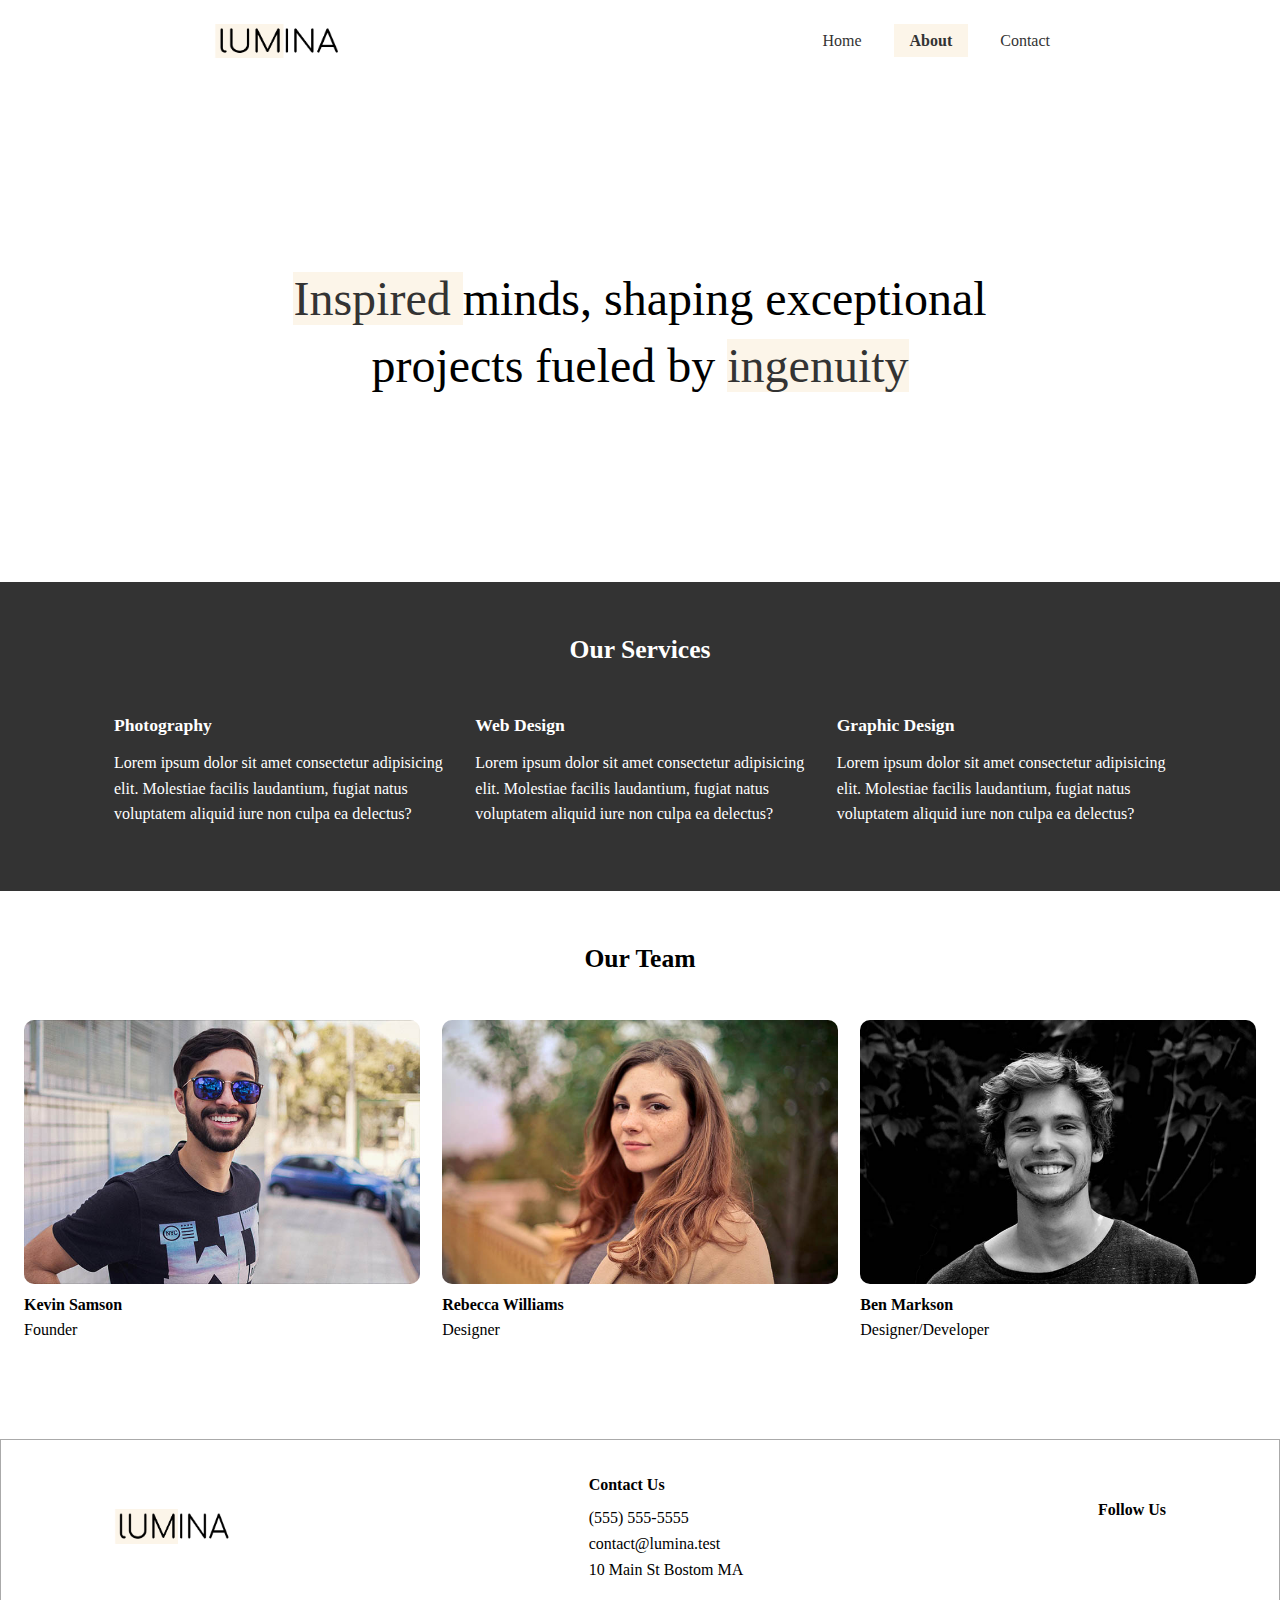
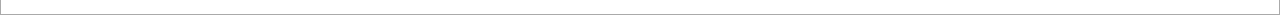
<file: about.html>
<!DOCTYPE html>
<html lang="en">
  <head>
    <meta charset="UTF-8" />
    <meta name="viewport" content="width=device-width, initial-scale=1.0" />
    <link rel="preconnect" href="https://fonts.googleapis.com" />
    <link rel="preconnect" href="https://fonts.gstatic.com" crossorigin />
    <link
      href="https://fonts.googleapis.com/css2?family=Open+Sans:ital,wght@0,300..800;1,300..800&display=swap"
      rel="stylesheet"
    />
    <link
      rel="stylesheet"
      href="https://cdnjs.cloudflare.com/ajax/libs/font-awesome/6.7.1/css/all.min.css"
      integrity="sha512-5Hs3dF2AEPkpNAR7UiOHba+lRSJNeM2ECkwxUIxC1Q/FLycGTbNapWXB4tP889k5T5Ju8fs4b1P5z/iB4nMfSQ=="
      crossorigin="anonymous"
      referrerpolicy="no-referrer"
    />
    <link rel="stylesheet" href="css/styles.css" />
    <link rel="icon" href="images/favicon.ico" />
    <title>About Lumina Creative</title>
  </head>
  <body>
    <header class="header">
      <div class="container container-sm header-flex">
        <img src="images/logo.png" alt="Lumina Creative" class="logo" />
        <nav>
          <ul class="main-menu">
            <li><a href="/">Home</a></li>
            <li><a class="current" href="./about.html">About</a></li>
            <li><a href="./contact.html">Contact</a></li>
          </ul>
        </nav>
      </div>
    </header>
    <section class="hero">
      <div class="container container-sm">
        <h2>
          <span class="bg-primary"> Inspired </span> minds, shaping exceptional
          projects fueled by
          <span class="bg-primary">ingenuity</span>
        </h2>
      </div>
    </section>
    <section class="services bg-dark">
      <div class="container">
        <h2 class="section-heading">Our Services</h2>
        <div class="services-flex">
          <div class="service-item">
            <h4>Photography</h4>
            <p>
              Lorem ipsum dolor sit amet consectetur adipisicing elit. Molestiae
              facilis laudantium, fugiat natus voluptatem aliquid iure non culpa
              ea delectus?
            </p>
          </div>
          <div class="service-item">
            <h4>Web Design</h4>
            <p>
              Lorem ipsum dolor sit amet consectetur adipisicing elit. Molestiae
              facilis laudantium, fugiat natus voluptatem aliquid iure non culpa
              ea delectus?
            </p>
          </div>
          <div class="service-item">
            <h4>Graphic Design</h4>
            <p>
              Lorem ipsum dolor sit amet consectetur adipisicing elit. Molestiae
              facilis laudantium, fugiat natus voluptatem aliquid iure non culpa
              ea delectus?
            </p>
          </div>
        </div>
      </div>
    </section>
    <section class="team">
      <div class="container container-lg">
        <h2 class="section-heading">Our Team</h2>
        <div class="team-flex">
          <div class="team-item">
            <img src="images/team1.jpg" alt="Team Member" />
            <h4>Kevin Samson</h4>
            <p>Founder</p>
          </div>
          <div class="team-item">
            <img src="images/team2.jpg" alt="Team Member" />
            <h4>Rebecca Williams</h4>
            <p>Designer</p>
          </div>
          <div class="team-item">
            <img src="images/team3.jpg" alt="Team Member" />
            <h4>Ben Markson</h4>
            <p>Designer/Developer</p>
          </div>
        </div>
      </div>
    </section>
    <footer class="footer">
      <div class="container footer-flex">
        <img src="images/logo.png" alt="Lumina Creative" />
        <div>
          <h4>Contact Us</h4>
          <ul>
            <li>(555) 555-5555</li>
            <li>contact@lumina.test</li>
            <li>10 Main St Bostom MA</li>
          </ul>
        </div>
        <div>
          <h4>Follow Us</h4>
          <a href="#"><i class="fab fa-facebook fa-2x"></i></a>
          <a href="#"><i class="fab fa-twitter fa-2x"></i></a>
          <a href="#"><i class="fab fa-instagram fa-2x"></i></a>
          <a href="#"><i class="fab fa-pinterest fa-2x"></i></a>
          <a href="#"><i class="fab fa-tumblr fa-2x"></i></a>
        </div>
      </div>
    </footer>
  </body>
</html>
</file>
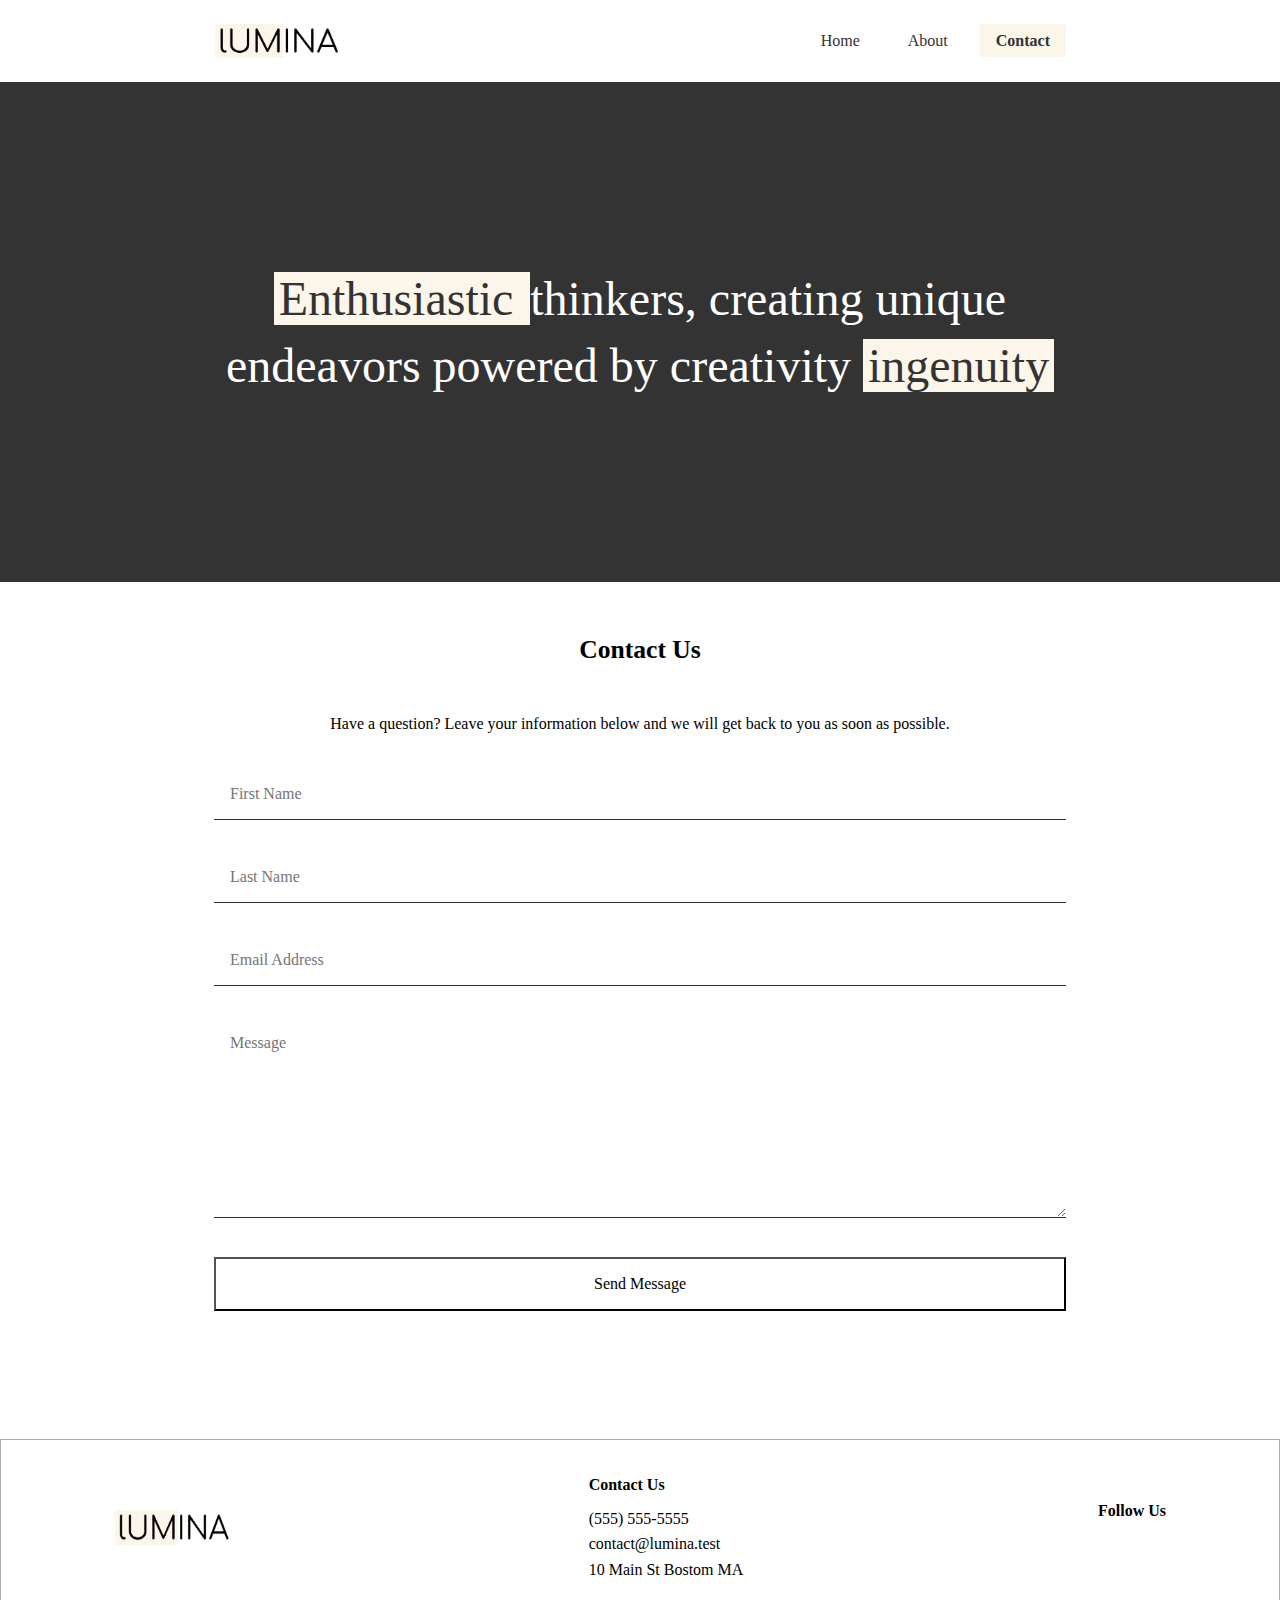
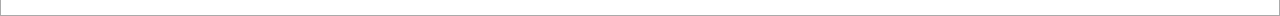
<file: contact.html>
<!DOCTYPE html>
<html lang="en">
  <head>
    <meta charset="UTF-8" />
    <meta name="viewport" content="width=device-width, initial-scale=1.0" />
    <link rel="preconnect" href="https://fonts.googleapis.com" />
    <link rel="preconnect" href="https://fonts.gstatic.com" crossorigin />
    <link
      href="https://fonts.googleapis.com/css2?family=Open+Sans:ital,wght@0,300..800;1,300..800&display=swap"
      rel="stylesheet"
    />
    <link
      rel="stylesheet"
      href="https://cdnjs.cloudflare.com/ajax/libs/font-awesome/6.7.1/css/all.min.css"
      integrity="sha512-5Hs3dF2AEPkpNAR7UiOHba+lRSJNeM2ECkwxUIxC1Q/FLycGTbNapWXB4tP889k5T5Ju8fs4b1P5z/iB4nMfSQ=="
      crossorigin="anonymous"
      referrerpolicy="no-referrer"
    />
    <link rel="stylesheet" href="css/styles.css" />
    <link rel="icon" href="images/favicon.ico" />
    <title>Contact Lumina Creative</title>
  </head>
  <body>
    <header class="header">
      <div class="container container-sm header-flex">
        <img src="images/logo.png" alt="Lumina Creative" class="logo" />
        <nav>
          <ul class="main-menu">
            <li><a href="/">Home</a></li>
            <li><a href="./about.html">About</a></li>
            <li><a class="current" href="./contact.html">Contact</a></li>
          </ul>
        </nav>
      </div>
    </header>
    <section class="hero bg-dark">
      <div class="container container-sm">
        <h2>
          <span class="bg-primary"> Enthusiastic </span> thinkers, creating
          unique endeavors powered by creativity
          <span class="bg-primary">ingenuity</span>
        </h2>
      </div>
    </section>

    <section class="contact">
      <div class="container container-sm">
        <h2 class="section-heading">Contact Us</h2>
        <p>
          Have a question? Leave your information below and we will get back to
          you as soon as possible.
        </p>
        <form>
          <div class="form-group">
            <label class="visually-hidden" for="first-name">First Name</label>
            <input
              type="text"
              name="first-name"
              placeholder="First Name"
              id="first-name"
            />
          </div>
          <div class="form-group">
            <label class="visually-hidden" for="last-name">Last Name</label>
            <input
              type="text"
              name="last-name"
              placeholder="Last Name"
              id="last-name"
            />
          </div>
          <div class="form-group">
            <label class="visually-hidden" for="email">Email Address</label>
            <input
              type="email"
              name="email"
              placeholder="Email Address"
              id="email"
            />
          </div>
          <div class="form-group">
            <label class="visually-hidden" for="message">Message</label>
            <textarea
              name="message"
              placeholder="Message"
              id="message"
            ></textarea>
          </div>
          <div class="form-group">
            <button type="submit" class="btn">Send Message</button>
          </div>
        </form>
      </div>
    </section>

    <footer class="footer">
      <div class="container footer-flex">
        <img src="images/logo.png" alt="Lumina Creative" />
        <div>
          <h4>Contact Us</h4>
          <ul>
            <li>(555) 555-5555</li>
            <li>contact@lumina.test</li>
            <li>10 Main St Bostom MA</li>
          </ul>
        </div>
        <div>
          <h4>Follow Us</h4>
          <a href="#"><i class="fab fa-facebook fa-2x"></i></a>
          <a href="#"><i class="fab fa-twitter fa-2x"></i></a>
          <a href="#"><i class="fab fa-instagram fa-2x"></i></a>
          <a href="#"><i class="fab fa-pinterest fa-2x"></i></a>
          <a href="#"><i class="fab fa-tumblr fa-2x"></i></a>
        </div>
      </div>
    </footer>
  </body>
</html>
</file>
<file: css/styles.css>
* {
  padding: 0;
  margin: 0;
  box-sizing: border-box;
}

:root {
  --primary-color: #fcf5e9;
  --dark-color: #333;
  --container-normal: 1100px;
  --container-large: 1400px;
  --container-small: 900px;
}

body {
  font-family: "Open Sans" sans-serif;
  line-height: 1.6;
}

a {
  text-decoration: none;
  color: #333;
}

ul {
  list-style: none;
}

img {
  max-width: 100%;
}

/* Utility Classes */
.bg-primary {
  background: var(--primary-color);
  color: #333;
}

.bg-dark {
  background: var(--dark-color);
  color: #fff;
}

.bg-dark .bg-primary {
  padding: 0 0.3rem;
}

.btn {
  display: inline-block;
  padding: 1rem 2rem;
  border: 1px soild #333;
  background: transparent;
  font-family: inherit;
  font-size: inherit;
  cursor: pointer;
}

.btn:hover {
  background: #333;
  color: white;
}

.section-heading {
  font-size: 1.6rem;
  text-align: center;
  margin-bottom: 40px;
}

.visually-hidden {
  clip: rect(0 0 0 0);
  clip-path: inset(50%);
  height: 1px;
  overflow: hidden;
  position: absolute;
  white-space: nowrap;
  width: 1px;
}

/* Container */
.container {
  max-width: var(--container-normal);
  margin: 0 auto;
  padding: 0 1.5rem;
}

.container-lg {
  max-width: var(--container-large);
}

.container-sm {
  max-width: var(--container-small);
}

/* Header */
.header {
  margin: 1.5rem auto;
}

.header .logo {
  width: 130px;
}

.header .header-flex {
  display: flex;
  align-items: center;
  justify-content: space-between;
}
.header .main-menu {
  display: flex;
  gap: 1rem;
}

.header .main-menu a {
  padding: 0.5rem 1rem;
}

.header .main-menu a:hover {
  background: var(--primary-color);
}

.current {
  background: var(--primary-color);
  font-weight: 600;
}

.hero {
  height: 500px;
  display: flex;
  justify-content: center;
  align-items: center;
  text-align: center;
}

.hero h2 {
  font-weight: normal;
  line-height: 1.4;
  font-size: 3rem;
}

.gallery-flex {
  display: flex;
  flex-wrap: wrap;
  gap: 20px;
  justify-content: center;
}

.gallery .gallery-item {
  width: calc(33.3% - 20px);
  border-radius: 10px;
}

.gallery-item img {
  border-radius: 10px;
}

.gallery-item:hover {
  opacity: 0.9;
}

/* Footer */
.footer {
  border: 1px solid #aaa;
  margin-top: 2rem;
  padding: 2rem 1.5rem;
}

.footer .footer-flex {
  display: flex;
  justify-content: space-between;
  align-items: center;
}

.footer img {
  width: 120px;
  height: 35px;
}

.footer h4 {
  font-size: 1rem;
  margin-bottom: 0.5rem;
}

.footer a {
  margin: 0.2rem;
}

/* Services */
.services {
  padding: 3rem 0 4rem;
}

.services-flex {
  display: flex;
  gap: 2rem;
}

.service-item h4 {
  font-size: 1.1rem;
  margin-bottom: 0.7rem;
}

/* Team */
.team {
  padding: 3rem 0 4rem;
}

.team-flex {
  display: flex;
  gap: 1.4rem;
}

.team img {
  border-radius: 10px;
}

/* Contact */
.contact {
  padding: 3rem 0 4rem;
}

.contact p {
  text-align: center;
  margin-bottom: 2rem;
}

.form-group {
  margin: 2rem 0;
}

.contact input,
.contact textarea {
  border: none;
  border-bottom: 1px solid #333;
  width: 100%;
  font-family: inherit;
  font-size: inherit;
  padding: 1rem;
}

.contact input:focus,
.contact textarea:focus {
  outline: 0;
}

.contact textarea {
  height: 200px;
}

.contact button {
  width: 100%;
}

/* Media Queries*/
@media (max-width: 768px) {
  .header .header-flex,
  .services-flex,
  .team-flex {
    flex-direction: column;
    gap: 1.5rem;
  }

  .hero {
    height: 300px;
  }

  .hero h2 {
    font-size: 1.8rem;
  }
  .gallery .gallery-item {
    width: calc(50% - 20px);
  }

  .footer .footer-flex {
    flex-direction: column;
    text-align: center;
  }
}
</file>
